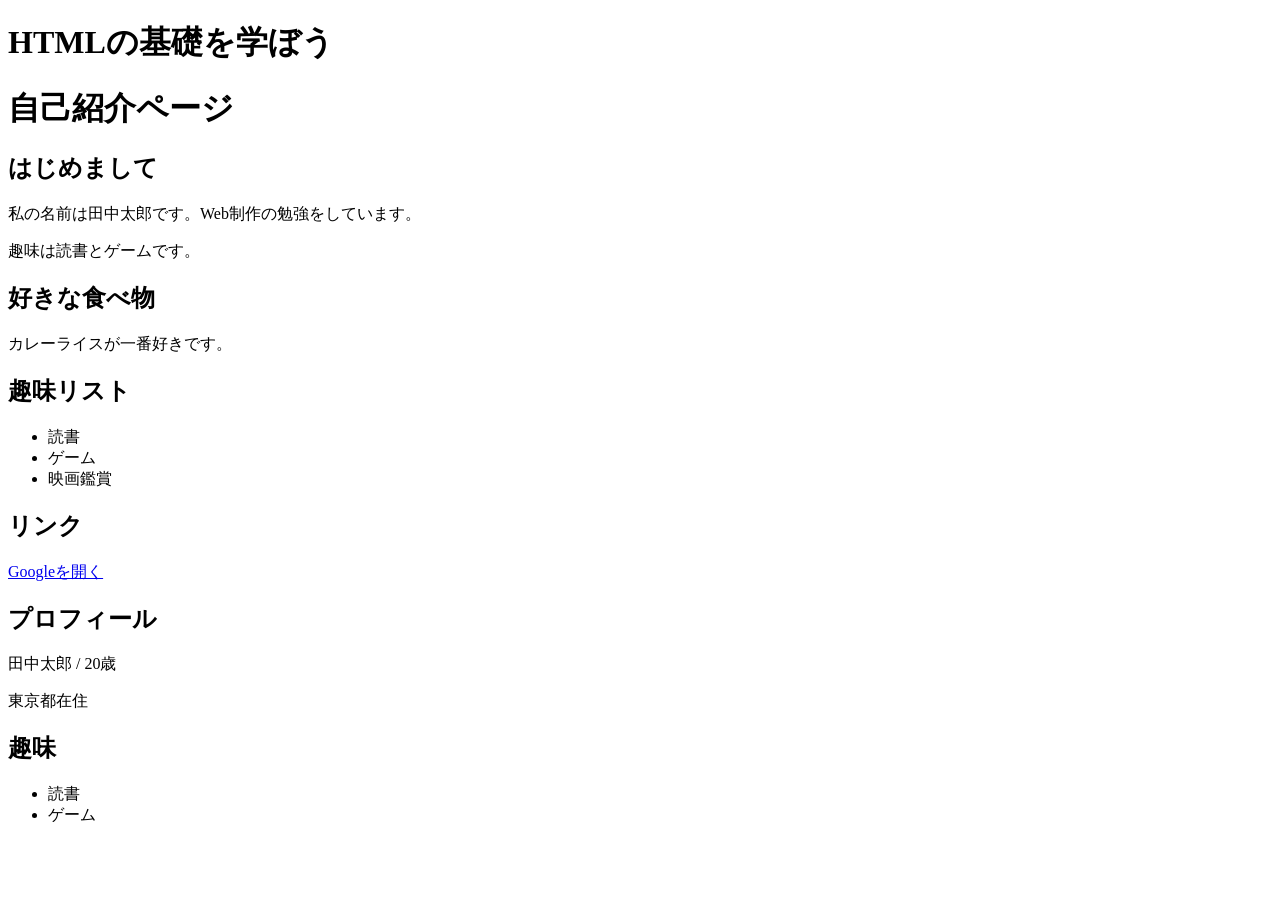
<file: exercises/lesson01/index.html>
<!doctype html>
<html lang="ja">
  <head>
    <meta charset="UTF-8" />
    <meta name="viewport" content="width=device-width, initial-scale=1.0" />
    <title>HTML基礎レッスン</title>
  </head>
  <body>
    <!-- Step 1: 見出しを書いてみよう -->
    <!doctype html>
    <html lang="ja">
      <head>
        <meta charset="UTF-8" />
        <meta name="viewport" content="width=device-width, initial-scale=1.0" />
        <title>HTML基礎レッスン</title>
      </head>
      <body>
        <h1>HTMLの基礎を学ぼう</h1>
      </body>
    </html>

    <!-- Step 2: ここに <h2> と <p> を追加しよう -->
    <body>
      <h1>自己紹介ページ</h1>

      <h2>はじめまして</h2>
      <p>私の名前は田中太郎です。Web制作の勉強をしています。</p>
      <p>趣味は読書とゲームです。</p>

      <h2>好きな食べ物</h2>
      <p>カレーライスが一番好きです。</p>
    </body>

    <!-- Step 3: ここに <ul> または <ol> のリストを追加しよう -->
    <h2>趣味リスト</h2>
    <ul>
      <li>読書</li>
      <li>ゲーム</li>
      <li>映画鑑賞</li>
    </ul>

    <!-- Step 4: ここに <a> リンクと <img> 画像を追加しよう -->
    <h2>リンク</h2>
    <p><a href="https://www.google.com">Googleを開く</a></p>

    <!-- Step 5: <div> でグループ化してみよう -->
    <div>
      <h2>プロフィール</h2>
      <p>田中太郎 / 20歳</p>
      <p>東京都在住</p>
    </div>

    <div>
      <h2>趣味</h2>
      <ul>
        <li>読書</li>
        <li>ゲーム</li>
      </ul>
    </div>
  </body>
</html>
</file>
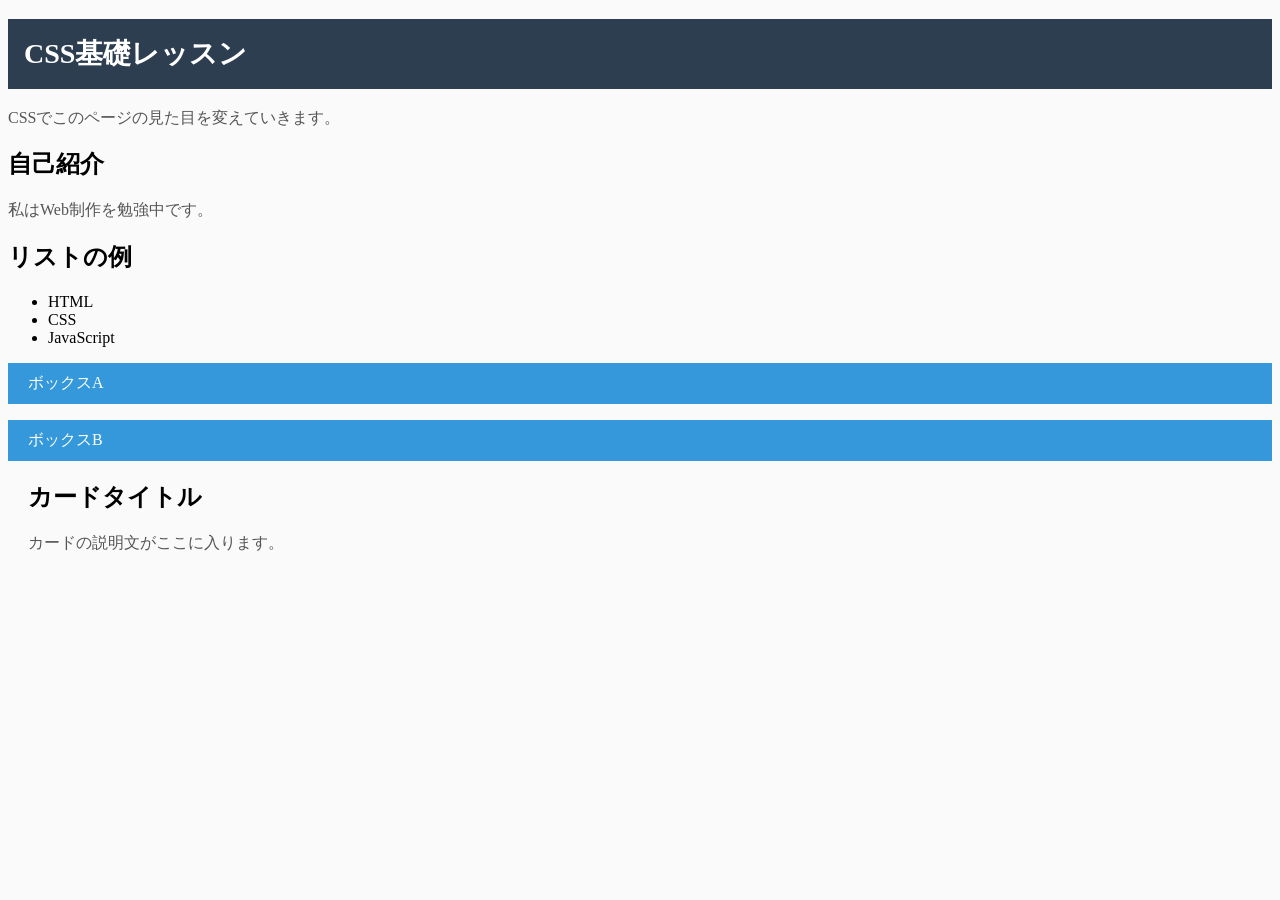
<file: exercises/lesson02/index.html>
<!doctype html>
<html lang="ja">
  <head>
    <meta charset="UTF-8" />
    <meta name="viewport" content="width=device-width, initial-scale=1.0" />
    <title>CSS基礎レッスン</title>
    <link rel="stylesheet" href="style.css" />
  </head>
  <body>
    <h1>CSS基礎レッスン</h1>
    <p>CSSでこのページの見た目を変えていきます。</p>

    <h2>自己紹介</h2>
    <p>私はWeb制作を勉強中です。</p>

    <h2>リストの例</h2>
    <ul>
      <li>HTML</li>
      <li>CSS</li>
      <li>JavaScript</li>
    </ul>

    <div class="box">ボックスA</div>
    <div class="box">ボックスB</div>

    <div class="card">
      <h2>カードタイトル</h2>
      <p>カードの説明文がここに入ります。</p>
    </div>
  </body>
</html>
</file>
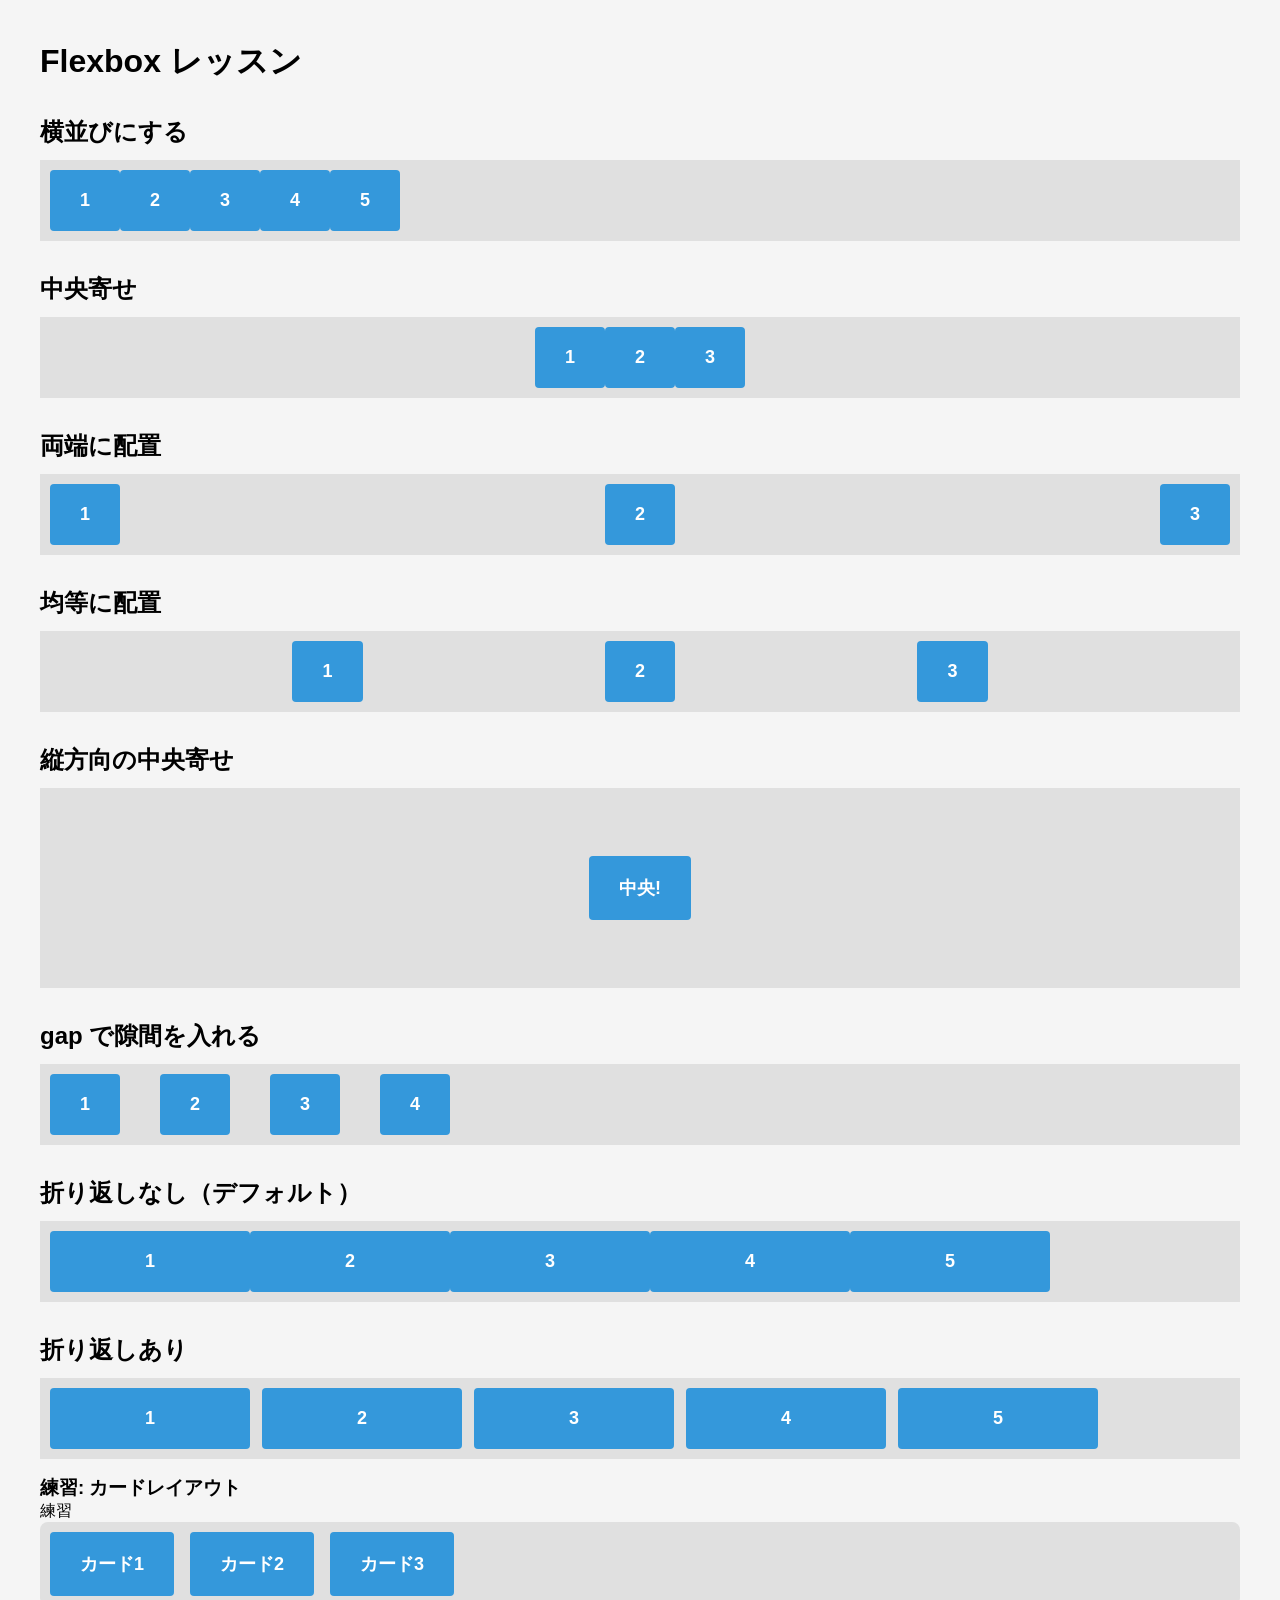
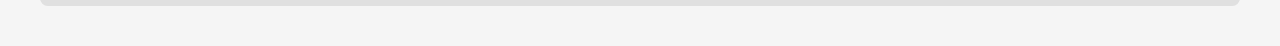
<file: exercises/lesson03/index.html>
<!doctype html>
<html lang="ja">
  <head>
    <meta charset="UTF-8" />
    <meta name="viewport" content="width=device-width, initial-scale=1.0" />
    <title>Flexboxレッスン</title>
    <link rel="stylesheet" href="style.css" />
  </head>
  <body>
    <h1>Flexbox レッスン</h1>

    <!-- Step 1: display: flex で横並び -->
    <h2>横並びにする</h2>
    <div class="container">
      <div class="item">1</div>
      <div class="item">2</div>
      <div class="item">3</div>
      <div class="item">4</div>
      <div class="item">5</div>
    </div>

    <!-- Step 2: justify-content -->
    <h2>中央寄せ</h2>
    <div class="container jc-center">
      <div class="item">1</div>
      <div class="item">2</div>
      <div class="item">3</div>
    </div>

    <h2>両端に配置</h2>
    <div class="container jc-between">
      <div class="item">1</div>
      <div class="item">2</div>
      <div class="item">3</div>
    </div>

    <h2>均等に配置</h2>
    <div class="container jc-evenly">
      <div class="item">1</div>
      <div class="item">2</div>
      <div class="item">3</div>
    </div>

    <!-- Step 3: align-items: center -->
    <h2>縦方向の中央寄せ</h2>
    <div class="container center-both">
      <div class="item">中央!</div>
    </div>

    <!-- Step 4: gap -->
    <h2>gap で隙間を入れる</h2>
    <div class="container gap-demo">
      <div class="item">1</div>
      <div class="item">2</div>
      <div class="item">3</div>
      <div class="item">4</div>
    </div>

    <!-- Step 5: flex-wrap -->
    <h2>折り返しなし（デフォルト）</h2>
    <div class="container nowrap-demo">
      <div class="item wide">1</div>
      <div class="item wide">2</div>
      <div class="item wide">3</div>
      <div class="item wide">4</div>
      <div class="item wide">5</div>
    </div>

    <h2>折り返しあり</h2>
    <div class="container wrap-demo">
      <div class="item wide">1</div>
      <div class="item wide">2</div>
      <div class="item wide">3</div>
      <div class="item wide">4</div>
      <div class="item wide">5</div>
    </div>

    <!-- 練習問題: カードを3つ横並びにしよう -->
    <h3>練習: カードレイアウト</h3>
    <p>練習</p>
    <div class="box">
      <div class="item">カード1</div>
      <div class="item">カード2</div>
      <div class="item">カード3</div>
    </div>
  </body>
</html>
</file>
<file: exercises/lesson02/style.css>
/* ===== Step 2: 文字の色とサイズ ===== */
/* h1 と p にスタイルを書いてみよう */
h1 {
  color: #333;
  font-size: 28px;
}
p {
  color: #555;
  font-size: 16px;
}
/* ===== Step 3: 背景色 ===== */
/* body や h1 に background-color を追加しよう */
body {
  background-color: #fafafa;
}
h1 {
  color: white;
  background-color: #2c3e50;
  padding: 16px;
}
/* ===== Step 4: クラスセレクタ ===== */
/* .box にスタイルを書いてみよう */
.box {
  background-color: #3498db;
  color: white;
  padding: 16px;
  margin-bottom: 8px;
}

/* ===== Step 5: 余白（margin, padding） ===== */
/* padding と margin を調整しよう */
.box {
  padding: 20px; /* 上下左右すべて 20px */
  padding: 10px 20px; /* 上下 10px、左右 20px */
}

/* ===== Step 6: 枠線と角丸 ===== */
/* .card に border と border-radius を追加しよう */
.box {
  margin-bottom: 16px; /* 下の要素との間隔 */
}

.card {
  margin: 20px; /* 上下左右すべて 20px */
}
</file>
<file: exercises/lesson03/style.css>
/* ===== リセット・基本設定 ===== */
* {
  margin: 0;
  padding: 0;
  box-sizing: border-box;
}

body {
  padding: 40px;
  font-family: sans-serif;
  background-color: #f5f5f5;
}

h1 {
  margin-bottom: 24px;
}

h2 {
  margin-top: 32px;
  margin-bottom: 12px;
}

/* コンテナ（親要素）の見た目 */
.container {
  background-color: #e0e0e0;
  padding: 10px;
  margin-bottom: 16px;
  display: flex;
}

/* アイテム（子要素）の見た目 */
.item {
  background-color: #3498db;
  color: white;
  padding: 20px 30px;
  text-align: center;
  font-weight: bold;
  font-size: 18px;
  border-radius: 4px;
}

/* ===== Step 2: justify-content ===== */
/* ガイドに沿って .jc-center, .jc-between, .jc-evenly を書こう */
.jc-center {
  justify-content: center;
}
.jc-between {
  justify-content: space-between;
}
.jc-evenly {
  justify-content: space-evenly;
}

/* ===== Step 3: align-items: center ===== */
/* .center-both に justify-content, align-items, height を書こう */
.center-both {
  justify-content: center;
  align-items: center;
  height: 200px;
}
/* ===== Step 4: gap ===== */
/* .gap-demo に gap を追加しよう */
.gap-demo {
  gap: 40px;
}
/* ===== Step 5: flex-wrap ===== */
.item.wide {
  min-width: 200px;
}

.wrap-demo {
  flex-wrap: wrap;
  gap: 12px;
}
/* .wrap-demo に flex-wrap と gap を書こう */

/* ===== 練習問題: カードレイアウト ===== */
/* .card-container と .card のスタイルを自分で書いてみよう */
.box {
  background-color: #e0e0e0;
  padding: 10px;
  display: flex;
  gap: 16px;
  border-radius: 8px;
}
</file>
